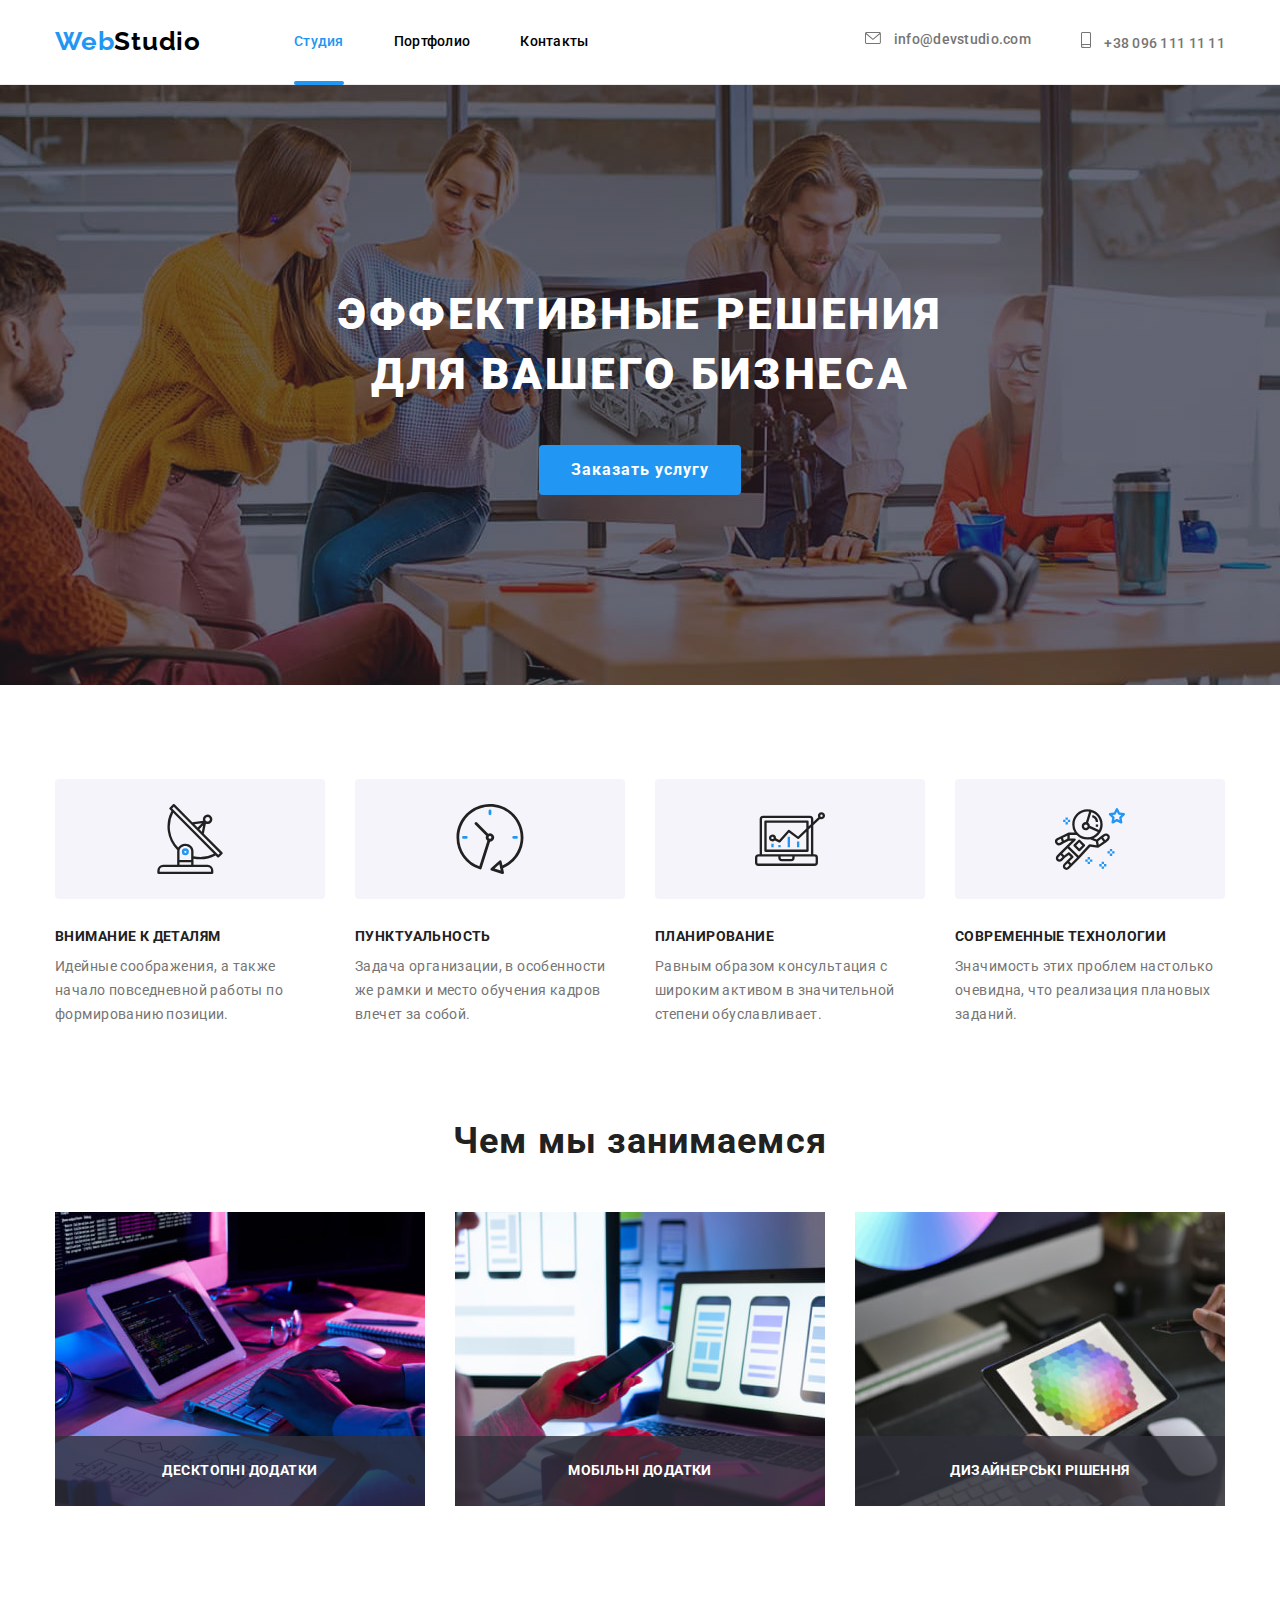
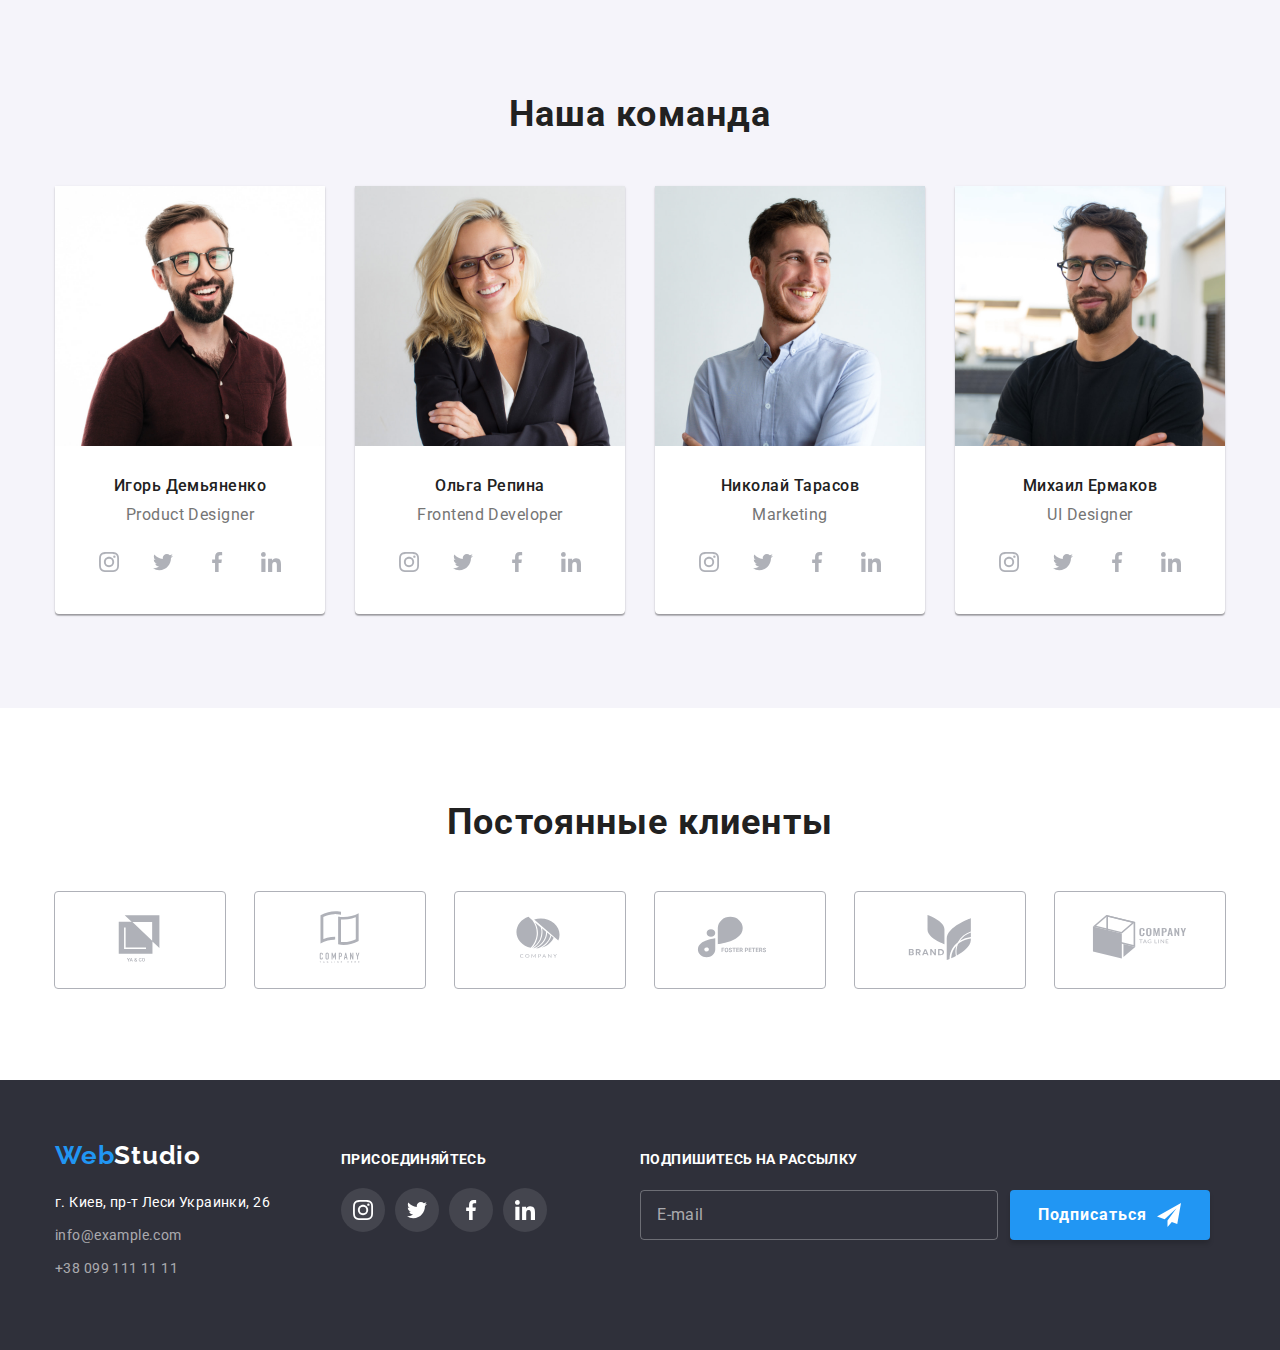
<file: index.html>
<!DOCTYPE html>
<html lang="ru">
  <head>
    <meta charset="UTF-8" />
    <meta http-equiv="X-UA-Compatible" content="IE=edge" />
    <meta name="viewport" content="width=device-width, initial-scale=1.0" />
    <!-- Fonts start -->
    <link rel="preconnect" href="https://fonts.googleapis.com" />
    <link rel="preconnect" href="https://fonts.gstatic.com" crossorigin />
    <link
      href="https://fonts.googleapis.com/css2?family=Raleway:wght@700&family=Roboto:wght@400;500;700;900&display=swap"
      rel="stylesheet"
    />
    <!-- Fonts end -->
    <!-- Normalize start -->
    <link
      rel="stylesheet"
      href="https://cdnjs.cloudflare.com/ajax/libs/modern-normalize/1.1.0/modern-normalize.min.css"
    />
    <!-- Normalize end -->
    <link rel="stylesheet" href="./css/main.min.css" />
    <title>WebStudio</title>
  </head>

  <body>
    <!-- page header -->
    <header class="page-header">
      <div class="container container--flex">
        <nav class="page-header__nav">
          <a href="./index.html" class="logo link">
            <p><span class="logo__span">Web</span>Studio</p>
          </a>
          <ul class="page-header__list list">
            <li class="page-header__item">
              <a href="" class="page-header__nav-pages page-header__nav-pages--current link"
                >Студия</a
              >
            </li>
            <li class="page-header__item">
              <a href="./portfolio.html" class="page-header__nav-pages link">Портфолио</a>
            </li>
            <li class="page-header__item">
              <a href="" class="page-header__nav-pages link">Контакты</a>
            </li>
          </ul>
        </nav>
        <ul class="page-header__contact-list list">
          <li class="page-header__contact-item">
            <a href="mailto:info@devstudio.com" class="page-header__socials link"
              ><svg class="page-header__icon" width="16" height="12">
                <use href="./projects-icon/icons.svg#envelope"></use>
              </svg>
              info@devstudio.com</a
            >
          </li>
          <li class="page-header__contact-item">
            <a href="tel:+380961111111" class="page-header__socials link"
              ><svg class="page-header__icon" width="10" height="16">
                <use href="./projects-icon/icons.svg#smartphone"></use>
              </svg>
              +38 096 111 11 11</a
            >
          </li>
        </ul>
      </div>
    </header>
    <main>
      <!-- hero section -->
      <section class="hero-section hero-overlay">
        <div class="container">
          <h1 class="hero-section__title">Эффективные решения для вашего бизнеса</h1>
          <button type="button" class="hero-section__btn" data-modal-open>Заказать услугу</button>
        </div>
      </section>
      <!-- advantage section -->
      <section class="advantage-section section">
        <div class="container">
          <!-- Заголовок h2 в этой секции будет логичным (скрытым) -->
          <h2 class="visually-hidden">Наши преимущества</h2>
          <ul class="advantage-section__list list">
            <li class="advantage-section__item">
              <div class="advantage-section__background">
                <svg width="70" height="70">
                  <use href="./projects-icon/icons.svg#antenna"></use>
                </svg>
              </div>
              <h3 class="advantage-section__title">Внимание к деталям</h3>
              <p class="advantage-section__description">
                Идейные соображения, а также начало повседневной работы по формированию позиции.
              </p>
            </li>
            <li class="advantage-section__item">
              <div class="advantage-section__background">
                <svg width="70" height="70">
                  <use href="./projects-icon/icons.svg#clock"></use>
                </svg>
              </div>
              <h3 class="advantage-section__title">Пунктуальность</h3>
              <p class="advantage-section__description">
                Задача организации, в особенности же рамки и место обучения кадров влечет за собой.
              </p>
            </li>
            <li class="advantage-section__item">
              <div class="advantage-section__background">
                <svg width="70" height="70">
                  <use href="./projects-icon/icons.svg#diagram"></use>
                </svg>
              </div>
              <h3 class="advantage-section__title">Планирование</h3>
              <p class="advantage-section__description">
                Равным образом консультация с широким активом в значительной степени обуславливает.
              </p>
            </li>
            <li class="advantage-section__item">
              <div class="advantage-section__background">
                <svg width="70" height="70">
                  <use href="./projects-icon/icons.svg#astronaut"></use>
                </svg>
              </div>
              <h3 class="advantage-section__title">Современные технологии</h3>
              <p class="advantage-section__description">
                Значимость этих проблем настолько очевидна, что реализация плановых заданий.
              </p>
            </li>
          </ul>
        </div>
      </section>
      <!-- doing section -->
      <section class="section-doing section">
        <div class="container">
          <h2 class="section-doing__title section-title">Чем мы занимаемся</h2>
          <ul class="section-doing__list list">
            <li class="section-doing__item">
              <img
                src="./images/img-3.jpg"
                alt="Телефон в руке и два монитора"
                width="370"
                height="294"
              />
              <div class="section-doing__overlay">
                <p class="section-doing__title-overlay">Десктопні додатки</p>
              </div>
            </li>
            <li class="section-doing__item">
              <img
                src="./images/img-1.jpg"
                alt="Планшет с графикой в руках"
                width="370"
                height="294"
              />
              <div class="section-doing__overlay">
                <p class="section-doing__title-overlay">Мобільні додатки</p>
              </div>
            </li>
            <li class="section-doing__item">
              <img
                src="./images/img-2.jpg"
                alt="Руки и стол разработчика"
                width="370"
                height="294"
              />
              <div class="section-doing__overlay">
                <p class="section-doing__title-overlay">Дизайнерські рішення</p>
              </div>
            </li>
          </ul>
        </div>
      </section>
      <!-- our team section -->
      <section class="section-team section">
        <div class="container">
          <h2 class="section-team__title section-title">Наша команда</h2>
          <ul class="section-team__list list">
            <li class="section-team__item">
              <img
                src="./images/ihor-demianenko.jpg"
                alt="Фотография Игоря"
                width="270"
                height="260"
              />
              <h3 class="section-team__member-title">Игорь Демьяненко</h3>
              <p lang="en" class="section-team__member-profession">Product Designer</p>
              <!-- social links -->
              <ul class="section-team__social-list list">
                <li class="section-team__social-item">
                  <a
                    href="https://www.instagram.com/"
                    class="section-team__link link"
                    target="_blank"
                    rel="noopener noreferrer"
                    aria-label="instagram"
                  >
                    <svg class="section-team__icon" width="20" height="20">
                      <use href="./projects-icon/icons.svg#instagram"></use>
                    </svg>
                  </a>
                </li>
                <li class="section-team__social-item">
                  <a
                    href="https://twitter.com/"
                    class="section-team__link link"
                    target="_blank"
                    rel="noopener noreferrer"
                    aria-label="twitter"
                  >
                    <svg class="section-team__icon" width="20" height="20">
                      <use href="./projects-icon/icons.svg#twitter"></use></svg
                  ></a>
                </li>
                <li class="section-team__social-item">
                  <a
                    href="https://facebook.com/"
                    class="section-team__link link"
                    target="_blank"
                    rel="noopener noreferrer"
                    aria-label="facebook"
                  >
                    <svg class="section-team__icon" width="20" height="20">
                      <use href="./projects-icon/icons.svg#facebook"></use></svg
                  ></a>
                </li>
                <li class="section-team__social-item">
                  <a
                    href="https://linkedin.com/"
                    class="section-team__link link"
                    target="_blank"
                    rel="noopener noreferrer"
                    aria-label="linkedin"
                  >
                    <svg class="section-team__icon" width="20" height="20">
                      <use href="./projects-icon/icons.svg#linkedin"></use></svg
                  ></a>
                </li>
              </ul>
            </li>
            <li class="section-team__item">
              <img src="./images/olha-repina.jpg" alt="Фотография Ольги" width="270" height="260" />
              <h3 class="section-team__member-title">Ольга Репина</h3>
              <p lang="en" class="section-team__member-profession">Frontend Developer</p>
              <!-- social links -->
              <ul class="section-team__social-list list">
                <li class="section-team__social-item">
                  <a
                    href="https://www.instagram.com/"
                    class="section-team__link link"
                    target="_blank"
                    rel="noopener noreferrer"
                    aria-label="instagram"
                  >
                    <svg class="section-team__icon" width="20" height="20">
                      <use href="./projects-icon/icons.svg#instagram"></use>
                    </svg>
                  </a>
                </li>
                <li class="section-team__social-item">
                  <a
                    href="https://twitter.com/"
                    class="section-team__link link"
                    target="_blank"
                    rel="noopener noreferrer"
                    aria-label="twitter"
                  >
                    <svg class="section-team__icon" width="20" height="20">
                      <use href="./projects-icon/icons.svg#twitter"></use></svg
                  ></a>
                </li>
                <li class="section-team__social-item">
                  <a
                    href="https://facebook.com/"
                    class="section-team__link link"
                    target="_blank"
                    rel="noopener noreferrer"
                    aria-label="facebook"
                  >
                    <svg class="section-team__icon" width="20" height="20">
                      <use href="./projects-icon/icons.svg#facebook"></use></svg
                  ></a>
                </li>
                <li class="section-team__social-item">
                  <a
                    href="https://linkedin.com/"
                    class="section-team__link link"
                    target="_blank"
                    rel="noopener noreferrer"
                    aria-label="linkedin"
                  >
                    <svg class="section-team__icon" width="20" height="20">
                      <use href="./projects-icon/icons.svg#linkedin"></use></svg
                  ></a>
                </li>
              </ul>
            </li>
            <li class="section-team__item">
              <img
                src="./images/nikolai-tarasov.jpg"
                alt="Фотография Николая"
                width="270"
                height="260"
              />
              <h3 class="section-team__member-title">Николай Тарасов</h3>
              <p lang="en" class="section-team__member-profession">Marketing</p>
              <!-- social links -->
              <ul class="section-team__social-list list">
                <li class="section-team__social-item">
                  <a
                    href="https://www.instagram.com/"
                    class="section-team__link link"
                    target="_blank"
                    rel="noopener noreferrer"
                    aria-label="instagram"
                  >
                    <svg class="section-team__icon" width="20" height="20">
                      <use href="./projects-icon/icons.svg#instagram"></use>
                    </svg>
                  </a>
                </li>
                <li class="section-team__social-item">
                  <a
                    href="https://twitter.com/"
                    class="section-team__link link"
                    target="_blank"
                    rel="noopener noreferrer"
                    aria-label="twitter"
                  >
                    <svg class="section-team__icon" width="20" height="20">
                      <use href="./projects-icon/icons.svg#twitter"></use></svg
                  ></a>
                </li>
                <li class="section-team__social-item">
                  <a
                    href="https://facebook.com/"
                    class="section-team__link link"
                    target="_blank"
                    rel="noopener noreferrer"
                    aria-label="facebook"
                  >
                    <svg class="section-team__icon" width="20" height="20">
                      <use href="./projects-icon/icons.svg#facebook"></use></svg
                  ></a>
                </li>
                <li class="section-team__social-item">
                  <a
                    href="https://linkedin.com/"
                    class="section-team__link link"
                    target="_blank"
                    rel="noopener noreferrer"
                    aria-label="linkedin"
                  >
                    <svg class="section-team__icon" width="20" height="20">
                      <use href="./projects-icon/icons.svg#linkedin"></use></svg
                  ></a>
                </li>
              </ul>
            </li>
            <li class="section-team__item">
              <img
                src="./images/mihail-ermakov.jpg"
                alt="Фотография Михаила"
                width="270"
                height="260"
              />
              <h3 class="section-team__member-title">Михаил Ермаков</h3>
              <p lang="en" class="section-team__member-profession">UI Designer</p>
              <!-- social links -->
              <ul class="section-team__social-list list">
                <li class="section-team__social-item">
                  <a
                    href="https://www.instagram.com/"
                    class="section-team__link link"
                    target="_blank"
                    rel="noopener noreferrer"
                    aria-label="instagram"
                  >
                    <svg class="section-team__icon" width="20" height="20">
                      <use href="./projects-icon/icons.svg#instagram"></use>
                    </svg>
                  </a>
                </li>
                <li class="section-team__social-item">
                  <a
                    href="https://twitter.com/"
                    class="section-team__link link"
                    target="_blank"
                    rel="noopener noreferrer"
                    aria-label="twitter"
                  >
                    <svg class="section-team__icon" width="20" height="20">
                      <use href="./projects-icon/icons.svg#twitter"></use></svg
                  ></a>
                </li>
                <li class="section-team__social-item">
                  <a
                    href="https://facebook.com/"
                    class="section-team__link link"
                    target="_blank"
                    rel="noopener noreferrer"
                    aria-label="facebook"
                  >
                    <svg class="section-team__icon" width="20" height="20">
                      <use href="./projects-icon/icons.svg#facebook"></use></svg
                  ></a>
                </li>
                <li class="section-team__social-item">
                  <a
                    href="https://linkedin.com/"
                    class="section-team__link link"
                    target="_blank"
                    rel="noopener noreferrer"
                    aria-label="linkedin"
                  >
                    <svg class="section-team__icon" width="20" height="20">
                      <use href="./projects-icon/icons.svg#linkedin"></use></svg
                  ></a>
                </li>
              </ul>
            </li>
          </ul>
        </div>
      </section>
      <!-- clients section -->
      <section class="clients-section section">
        <div class="container">
          <h2 class="clients-section__title section-title">Постоянные клиенты</h2>
          <ul class="clients-section__list list">
            <li class="clients-section__item">
              <a href="" class="clients-section__link">
                <svg class="clients-section__icon" width="106" height="60">
                  <use href="./projects-icon/icons.svg#logo-1"></use>
                </svg>
              </a>
            </li>
            <li class="clients-section__item">
              <a href="" class="clients-section__link"
                ><svg class="clients-section__icon" width="106" height="60">
                  <use href="./projects-icon/icons.svg#logo-2"></use></svg
              ></a>
            </li>
            <li class="clients-section__item">
              <a href="" class="clients-section__link"
                ><svg class="clients-section__icon" width="106" height="60">
                  <use href="./projects-icon/icons.svg#logo-3"></use></svg
              ></a>
            </li>
            <li class="clients-section__item">
              <a href="" class="clients-section__link"
                ><svg class="clients-section__icon" width="106" height="60">
                  <use href="./projects-icon/icons.svg#logo-4"></use></svg
              ></a>
            </li>
            <li class="clients-section__item">
              <a href="" class="clients-section__link"
                ><svg class="clients-section__icon" width="106" height="60">
                  <use href="./projects-icon/icons.svg#logo-5"></use></svg
              ></a>
            </li>
            <li class="clients-section__item">
              <a href="" class="clients-section__link"
                ><svg class="clients-section__icon" width="106" height="60">
                  <use href="./projects-icon/icons.svg#logo-6"></use></svg
              ></a>
            </li>
          </ul>
        </div>
      </section>
    </main>
    <!-- footer -->
    <footer class="page-footer">
      <div class="footer-container container">
        <div class="footer-container__adress">
          <a href="./index.html" class="page-footer__logo link">
            <p class="page-footer__logo"><span class="page-footer__logo-span">Web</span>Studio</p>
          </a>
          <address>
            <ul class="page-footer__list list">
              <li class="page-footer__item">
                <a
                  href="https://goo.gl/maps/yj2S7ksCqKv9v5Dx8"
                  target="_blank"
                  rel="noopener noreferrer"
                  class="footer-container__adress link"
                >
                  <p>г. Киев, пр-т Леси Украинки, 26</p>
                </a>
              </li>
              <li class="page-footer__item">
                <a href="mailto:info@example.com" class="page-footer__contact link"
                  >info@example.com</a
                >
              </li>
              <li class="page-footer__item">
                <a href="tel:+380991111111" class="page-footer__contact link">+38 099 111 11 11</a>
              </li>
            </ul>
          </address>
        </div>
        <!-- footer socials -->
        <div class="page-footer__social">
          <h2 class="page-footer__social-title">присоединяйтесь</h2>
          <ul class="page-footer__social-list list">
            <li class="page-footer__social-item">
              <a
                href="https://www.instagram.com/"
                class="page-footer__link link"
                target="_blank"
                rel="noopener noreferrer"
                aria-label="instagram"
                ><svg class="page-footer__icon" width="20" height="20">
                  <use href="./projects-icon/icons.svg#instagram"></use></svg
              ></a>
            </li>
            <li class="page-footer__social-item">
              <a
                href="https://www.twitter.com/"
                class="page-footer__link link"
                target="_blank"
                rel="noopener noreferrer"
                aria-label="twitter"
                ><svg class="page-footer__icon" width="20" height="20">
                  <use href="./projects-icon/icons.svg#twitter"></use></svg
              ></a>
            </li>
            <li class="page-footer__social-item">
              <a
                href="https://www.facebook.com/"
                class="page-footer__link link"
                target="_blank"
                rel="noopener noreferrer"
                aria-label="facebook"
                ><svg class="page-footer__icon" width="20" height="20">
                  <use href="./projects-icon/icons.svg#facebook"></use></svg
              ></a>
            </li>
            <li class="page-footer__social-item">
              <a
                href="https://www.linkedin.com/"
                class="page-footer__link link"
                target="_blank"
                rel="noopener noreferrer"
                aria-label="linkedin"
                ><svg class="page-footer__icon" width="20" height="20">
                  <use href="./projects-icon/icons.svg#linkedin"></use></svg
              ></a>
            </li>
          </ul>
        </div>
        <!-- footer subscribe -->
        <div class="page-footer__subscribe">
          <form class="page-footer__form">
            <div class="page-footer__wrapper">
              <strong class="page-footer__form-title">Подпишитесь на рассылку</strong>
              <input
                name="user-email"
                class="page-footer__input"
                type="email"
                placeholder="E-mail"
              />
            </div>
            <button class="page-footer__btn" type="submit">
              <span>Подписаться</span>
              <svg class="page-footer__form-icon" width="24px" height="24px">
                <use href="./projects-icon/icons.svg#icon-send"></use>
              </svg>
            </button>
          </form>
        </div>
      </div>
    </footer>
    <!-- modal window -->
    <div class="backdrop is-hidden" data-modal>
      <div class="modal">
        <form class="modal__form">
          <strong class="modal__title">Оставьте свои данные, мы вам перезвоним</strong>
          <label class="modal__label">
            <span class="modal__description">Имя</span>
            <input name="user-name" class="modal__reg" type="text" />
            <svg class="modal__icon" width="18px" height="18px">
              <use href="./projects-icon/icons.svg#modal-person"></use></svg
          ></label>
          <label class="modal__label"
            ><span class="modal__description">Телефон</span>
            <input name="user-phone" class="modal__reg" type="tel" />
            <svg class="modal__icon" width="18px" height="18px">
              <use href="./projects-icon/icons.svg#modal-phone"></use></svg
          ></label>
          <label class="modal__label"
            ><span class="modal__description">Почта</span>
            <input name="user-mail" class="modal__reg" type="email" />
            <svg class="modal__icon" width="18px" height="18px">
              <use href="./projects-icon/icons.svg#modal-email"></use></svg
          ></label>
          <label class="modal__label-textarea"
            ><span class="modal__textarea-description">Комментарий</span>
            <textarea class="modal__textarea" placeholder="Введите текст"></textarea>
          </label>
          <label class="modal__policy"
            ><input name="policy" class="modal__checkbox" type="checkbox" /><span
              class="modal__checkbox-icon"
            ></span>
            <span class="modal__policy-desc"
              >Соглашаюсь с рассылкой и принимаю
              <a class="modal__link" href="">Условия договора</a></span
            >
          </label>
          <button class="modal__btn" type="submit">Отправить</button>
        </form>
        <button class="modal__btn-close" data-modal-close>
          <svg class="modal__icon-btn" width="18px" height="18px">
            <use href="./projects-icon/icons.svg#icon-close"></use>
          </svg>
        </button>
      </div>
    </div>
    <script src="./js/modal.js"></script>
  </body>
</html>
</file>
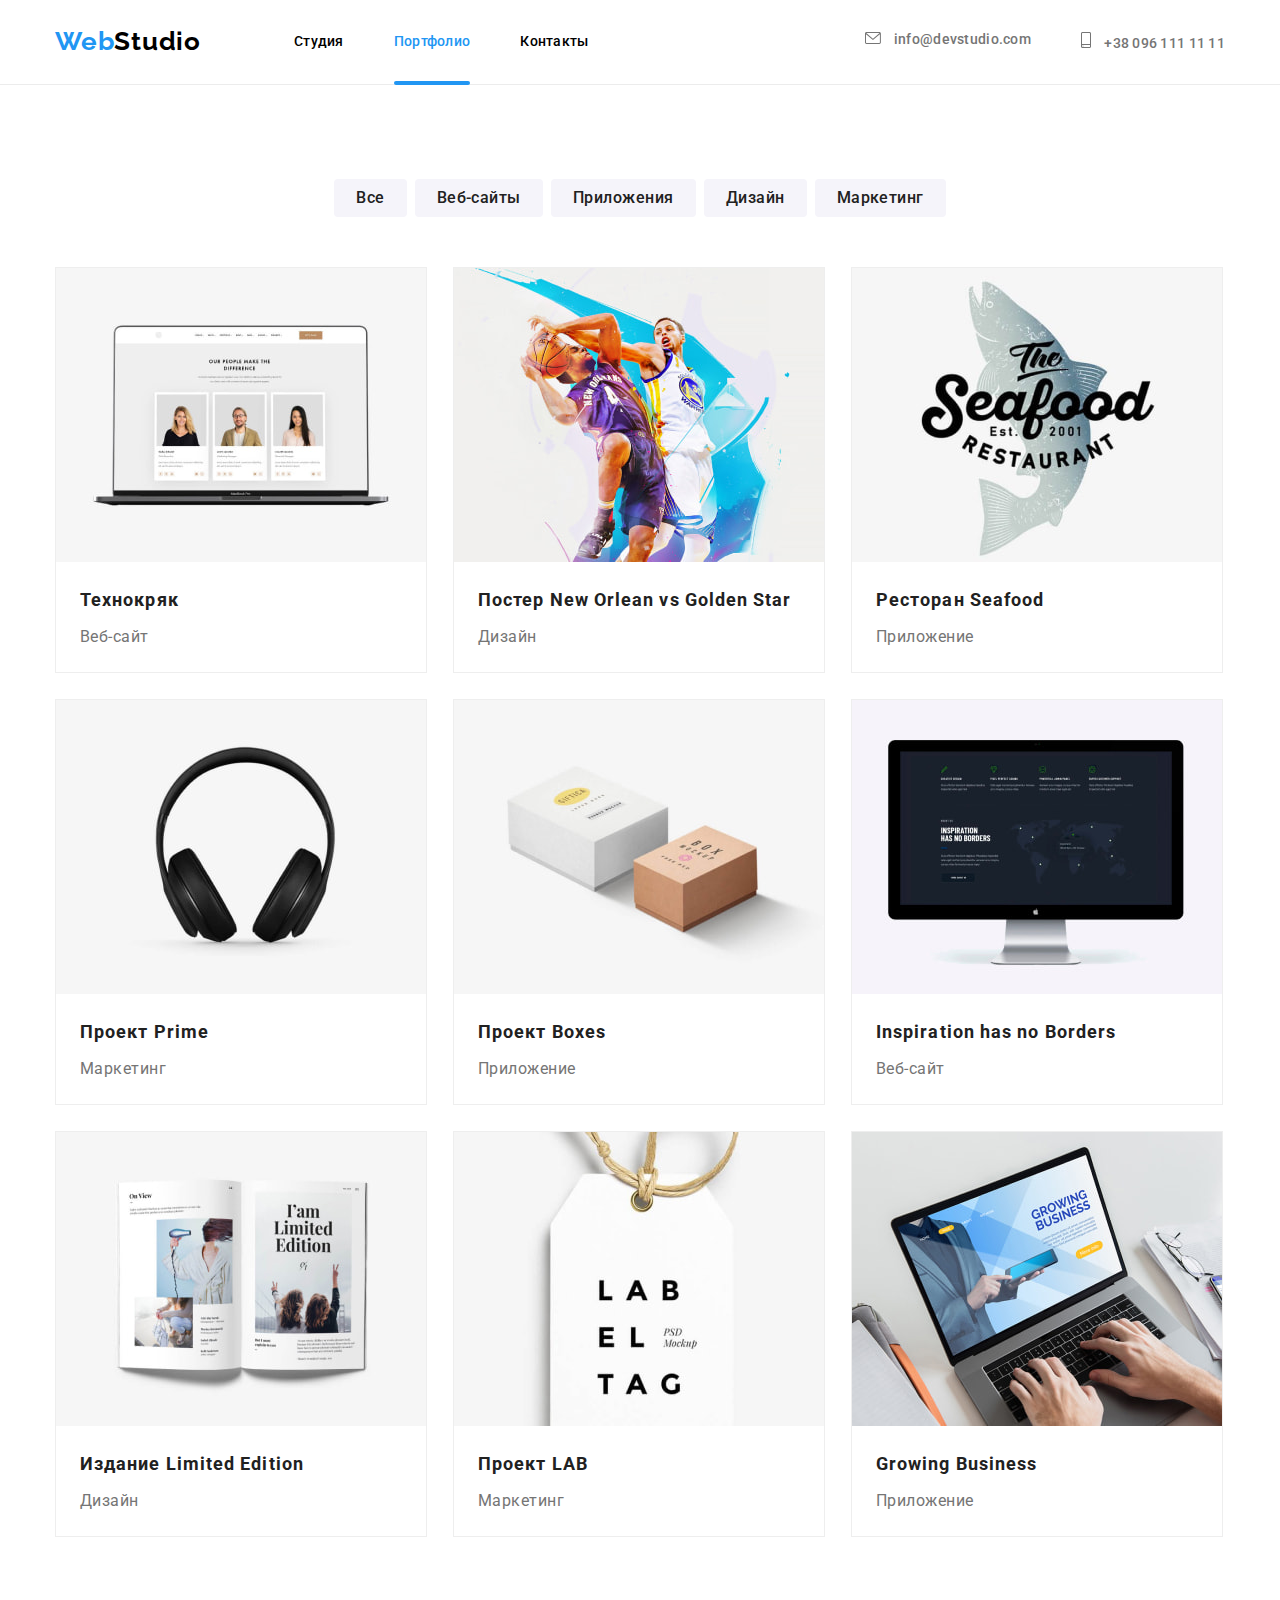
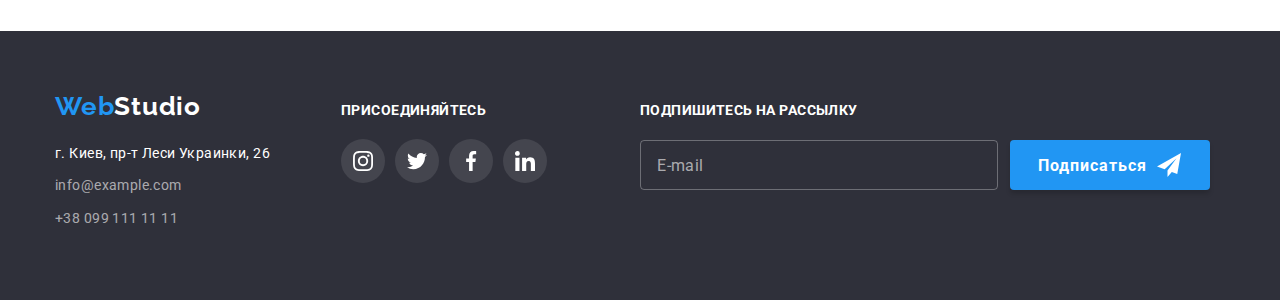
<file: portfolio.html>
<!DOCTYPE html>
<html lang="ru">
  <head>
    <meta charset="UTF-8" />
    <meta http-equiv="X-UA-Compatible" content="IE=edge" />
    <meta name="viewport" content="width=device-width, initial-scale=1.0" />
    <!-- Fonts start -->
    <link rel="preconnect" href="https://fonts.googleapis.com" />
    <link rel="preconnect" href="https://fonts.gstatic.com" crossorigin />
    <link
      href="https://fonts.googleapis.com/css2?family=Raleway:wght@700&family=Roboto:wght@400;500;700;900&display=swap"
      rel="stylesheet"
    />
    <!-- Fonts end -->
    <!-- Normalize start -->
    <link
      rel="stylesheet"
      href="https://cdnjs.cloudflare.com/ajax/libs/modern-normalize/1.1.0/modern-normalize.min.css"
    />
    <!-- Normalize end -->
    <link rel="stylesheet" href="./css/main.min.css" />
    <title>WebStudio</title>
  </head>
  <body>
    <!-- page header -->
    <header class="page-header">
      <div class="container container--flex">
        <nav class="page-header__nav">
          <a href="./index.html" class="logo link">
            <p><span class="logo__span">Web</span>Studio</p>
          </a>
          <ul class="page-header__list list">
            <li class="page-header__item">
              <a href="./index.html" class="page-header__nav-pages link">Студия</a>
            </li>
            <li class="page-header__item">
              <a
                href="./portfolio.html"
                class="page-header__nav-pages page-header__nav-pages--current link"
                >Портфолио</a
              >
            </li>
            <li class="page-header__item">
              <a href="" class="page-header__nav-pages link">Контакты</a>
            </li>
          </ul>
        </nav>
        <ul class="page-header__contact-list list">
          <li class="page-header__contact-item">
            <a href="mailto:info@devstudio.com" class="page-header__socials link"
              ><svg class="page-header__icon" width="16" height="12">
                <use href="./projects-icon/icons.svg#envelope"></use>
              </svg>
              info@devstudio.com</a
            >
          </li>
          <li class="page-header__contact-item">
            <a href="tel:+380961111111" class="page-header__socials link"
              ><svg class="page-header__icon" width="10" height="16">
                <use href="./projects-icon/icons.svg#smartphone"></use>
              </svg>
              +38 096 111 11 11</a
            >
          </li>
        </ul>
      </div>
    </header>
    <main>
      <section class="card-set section">
        <div class="container">
          <h1 class="visually-hidden">Портфолио</h1>
          <ul class="card-set__list-button list">
            <li class="card-set__list-item">
              <button type="button" class="card-set__button">Все</button>
            </li>
            <li class="card-set__list-item">
              <button type="button" class="card-set__button">Веб-сайты</button>
            </li>
            <li class="card-set__list-item">
              <button type="button" class="card-set__button">Приложения</button>
            </li>
            <li class="card-set__list-item">
              <button type="button" class="card-set__button">Дизайн</button>
            </li>
            <li class="card-set__list-item">
              <button type="button" class="card-set__button">Маркетинг</button>
            </li>
          </ul>
          <ul class="card-set__projects-list list">
            <li class="card-set__item">
              <a href="" class="card-set__overlay link">
                <div class="card-set__img">
                  <img
                    src="./images/project-crack.jpg"
                    alt="Ноутбук с сайтом"
                    width="370"
                    height="294"
                  />
                  <div class="card-set__overlay-wrapper">
                    <p class="card-set__overlay-text">
                      Ресурс пропонує комплексні пропозиції з різним рівнем функціоналу та сервісів.
                      Все це дозволить відвідувачу отримати вичерпні відомості про компанію чи
                      приватну особу.
                    </p>
                  </div>
                </div>
                <div class="card-set__desc-wrapper">
                  <h2 class="card-set__title">Технокряк</h2>
                  <p class="card-set__description">Веб-сайт</p>
                </div>
              </a>
            </li>
            <li class="card-set__item">
              <a href="" class="card-set__overlay link">
                <div class="card-set__img">
                  <img
                    src="./images/no-vs-gs.jpg"
                    alt="Два баскетболиста"
                    width="370"
                    height="294"
                  />
                  <div class="card-set__overlay-wrapper">
                    <p class="card-set__overlay-text">
                      Ресурс пропонує комплексні пропозиції з різним рівнем функціоналу та сервісів.
                      Все це дозволить відвідувачу отримати вичерпні відомості про компанію чи
                      приватну особу.
                    </p>
                  </div>
                </div>
                <div class="card-set__desc-wrapper">
                  <h2 class="card-set__title">Постер New Orlean vs Golden Star</h2>
                  <p class="card-set__description">Дизайн</p>
                </div>
              </a>
            </li>
            <li class="card-set__item">
              <a href="" class="card-set__overlay link">
                <div class="card-set__img">
                  <img
                    src="./images/seafood.jpg"
                    alt="Логотип ресторана"
                    width="370"
                    height="294"
                  />
                  <div class="card-set__overlay-wrapper">
                    <p class="card-set__overlay-text">
                      Ресурс пропонує комплексні пропозиції з різним рівнем функціоналу та сервісів.
                      Все це дозволить відвідувачу отримати вичерпні відомості про компанію чи
                      приватну особу.
                    </p>
                  </div>
                </div>
                <div class="card-set__desc-wrapper">
                  <h2 class="card-set__title">Ресторан Seafood</h2>
                  <p class="card-set__description">Приложение</p>
                </div>
              </a>
            </li>
            <li class="card-set__item">
              <a href="" class="card-set__overlay link">
                <div class="card-set__img">
                  <img src="./images/pr-prime.jpg" alt="Наушники" width="370" height="294" />
                  <div class="card-set__overlay-wrapper">
                    <p class="card-set__overlay-text">
                      Ресурс пропонує комплексні пропозиції з різним рівнем функціоналу та сервісів.
                      Все це дозволить відвідувачу отримати вичерпні відомості про компанію чи
                      приватну особу.
                    </p>
                  </div>
                </div>
                <div class="card-set__desc-wrapper">
                  <h2 class="card-set__title">Проект Prime</h2>
                  <p class="card-set__description">Маркетинг</p>
                </div>
              </a>
            </li>
            <li class="card-set__item">
              <a href="" class="card-set__overlay link">
                <div class="card-set__img">
                  <img src="./images/pr-boxes.jpg" width="370" height="294" alt="Две коробки" />
                  <div class="card-set__overlay-wrapper">
                    <p class="card-set__overlay-text">
                      Ресурс пропонує комплексні пропозиції з різним рівнем функціоналу та сервісів.
                      Все це дозволить відвідувачу отримати вичерпні відомості про компанію чи
                      приватну особу.
                    </p>
                  </div>
                </div>
                <div class="card-set__desc-wrapper">
                  <h2 class="card-set__title">Проект Boxes</h2>
                  <p class="card-set__description">Приложение</p>
                </div>
              </a>
            </li>
            <li class="card-set__item">
              <a href="" class="card-set__overlay link">
                <div class="card-set__img">
                  <img
                    src="./images/no-borders.jpg"
                    alt="Монитор и сайт"
                    width="370"
                    height="294"
                  />
                  <div class="card-set__overlay-wrapper">
                    <p class="card-set__overlay-text">
                      Ресурс пропонує комплексні пропозиції з різним рівнем функціоналу та сервісів.
                      Все це дозволить відвідувачу отримати вичерпні відомості про компанію чи
                      приватну особу.
                    </p>
                  </div>
                </div>
                <div class="card-set__desc-wrapper">
                  <h2 class="card-set__title">Inspiration has no Borders</h2>
                  <p class="card-set__description">Веб-сайт</p>
                </div>
              </a>
            </li>
            <li class="card-set__item">
              <a href="" class="card-set__overlay link">
                <div class="card-set__img">
                  <img
                    src="./images/limit-edit.jpg"
                    alt="Развёрнутый журнал"
                    width="370"
                    height="294"
                  />
                  <div class="card-set__overlay-wrapper">
                    <p class="card-set__overlay-text">
                      Ресурс пропонує комплексні пропозиції з різним рівнем функціоналу та сервісів.
                      Все це дозволить відвідувачу отримати вичерпні відомості про компанію чи
                      приватну особу.
                    </p>
                  </div>
                </div>
                <div class="card-set__desc-wrapper">
                  <h2 class="card-set__title">Издание Limited Edition</h2>
                  <p class="card-set__description">Дизайн</p>
                </div>
              </a>
            </li>
            <li class="card-set__item">
              <a href="" class="card-set__overlay link">
                <div class="card-set__img">
                  <img
                    src="./images/pr-lab.jpg"
                    alt="Бирка с названием проекта"
                    width="370"
                    height="294"
                  />
                  <div class="card-set__overlay-wrapper">
                    <p class="card-set__overlay-text">
                      Ресурс пропонує комплексні пропозиції з різним рівнем функціоналу та сервісів.
                      Все це дозволить відвідувачу отримати вичерпні відомості про компанію чи
                      приватну особу.
                    </p>
                  </div>
                </div>
                <div class="card-set__desc-wrapper">
                  <h2 class="card-set__title">Проект LAB</h2>
                  <p class="card-set__description">Маркетинг</p>
                </div>
              </a>
            </li>
            <li class="card-set__item">
              <a href="" class="card-set__overlay link">
                <div class="card-set__img">
                  <img
                    src="./images/grw-busnes.jpg"
                    alt="Ноутбук и руки"
                    width="370"
                    height="294"
                  />
                  <div class="card-set__overlay-wrapper">
                    <p class="card-set__overlay-text">
                      Ресурс пропонує комплексні пропозиції з різним рівнем функціоналу та сервісів.
                      Все це дозволить відвідувачу отримати вичерпні відомості про компанію чи
                      приватну особу.
                    </p>
                  </div>
                </div>
                <div class="card-set__desc-wrapper">
                  <h2 class="card-set__title">Growing Business</h2>
                  <p class="card-set__description">Приложение</p>
                </div>
              </a>
            </li>
          </ul>
        </div>
      </section>
    </main>
    <!-- footer -->
    <footer class="page-footer">
      <div class="footer-container container">
        <div class="footer-container__adress">
          <a href="./index.html" class="page-footer__logo link">
            <p class="page-footer__logo"><span class="page-footer__logo-span">Web</span>Studio</p>
          </a>
          <address>
            <ul class="page-footer__list list">
              <li class="page-footer__item">
                <a
                  href="https://goo.gl/maps/yj2S7ksCqKv9v5Dx8"
                  target="_blank"
                  rel="noopener noreferrer"
                  class="footer-container__adress link"
                >
                  <p>г. Киев, пр-т Леси Украинки, 26</p>
                </a>
              </li>
              <li class="page-footer__item">
                <a href="mailto:info@example.com" class="page-footer__contact link"
                  >info@example.com</a
                >
              </li>
              <li class="page-footer__item">
                <a href="tel:+380991111111" class="page-footer__contact link">+38 099 111 11 11</a>
              </li>
            </ul>
          </address>
        </div>
        <!-- footer socials -->
        <div class="page-footer__social">
          <h2 class="page-footer__social-title">присоединяйтесь</h2>
          <ul class="page-footer__social-list list">
            <li class="page-footer__social-item">
              <a
                href="https://www.instagram.com/"
                class="page-footer__link link"
                target="_blank"
                rel="noopener noreferrer"
                aria-label="instagram"
                ><svg class="page-footer__icon" width="20" height="20">
                  <use href="./projects-icon/icons.svg#instagram"></use></svg
              ></a>
            </li>
            <li class="page-footer__social-item">
              <a
                href="https://www.twitter.com/"
                class="page-footer__link link"
                target="_blank"
                rel="noopener noreferrer"
                aria-label="twitter"
                ><svg class="page-footer__icon" width="20" height="20">
                  <use href="./projects-icon/icons.svg#twitter"></use></svg
              ></a>
            </li>
            <li class="page-footer__social-item">
              <a
                href="https://www.facebook.com/"
                class="page-footer__link link"
                target="_blank"
                rel="noopener noreferrer"
                aria-label="facebook"
                ><svg class="page-footer__icon" width="20" height="20">
                  <use href="./projects-icon/icons.svg#facebook"></use></svg
              ></a>
            </li>
            <li class="page-footer__social-item">
              <a
                href="https://www.linkedin.com/"
                class="page-footer__link link"
                target="_blank"
                rel="noopener noreferrer"
                aria-label="linkedin"
                ><svg class="page-footer__icon" width="20" height="20">
                  <use href="./projects-icon/icons.svg#linkedin"></use></svg
              ></a>
            </li>
          </ul>
        </div>
        <!-- footer subscribe -->
        <div class="page-footer__subscribe">
          <form class="page-footer__form">
            <div class="page-footer__wrapper">
              <strong class="page-footer__form-title">Подпишитесь на рассылку</strong>
              <input
                name="user-email"
                class="page-footer__input"
                type="email"
                placeholder="E-mail"
              />
            </div>
            <button class="page-footer__btn" type="submit">
              <span>Подписаться</span>
              <svg class="page-footer__form-icon" width="24px" height="24px">
                <use href="./projects-icon/icons.svg#icon-send"></use>
              </svg>
            </button>
          </form>
        </div>
      </div>
    </footer>
  </body>
</html>
</file>
<file: css/main.min.css>
:root{--main-font: "Roboto", sans-serif;--secondary-font: "Raleway", sans-serif;--primary-color: #212121;--secondary-color: #757575;--accent-color: #2196f3;--default-black: #000000;--default-white: #ffffff;--button-hover: #188ce8;--logo-color: #afb1b8;--background-color: #2f303a;--background-color-team: #f5f4fa}.visually-hidden{position:absolute;width:1px;height:1px;margin:-1px;border:0;padding:0;white-space:nowrap;-webkit-clip-path:inset(100%);clip-path:inset(100%);clip:rect(0 0 0 0);overflow:hidden}body{font-family:var(--main-font);color:var(--primary-text-color)}.link{text-decoration:none;color:currentColor}.list{padding:0;margin:0;list-style:none}h1,h2,h3,h4,h5,h6,p{margin:0;padding:0%}img{display:block}.section-title{font-weight:700;font-size:36px;line-height:1.16;text-align:center;letter-spacing:.03em;color:var(--primary-color);margin:0;margin-bottom:50px}.container{width:1200px;margin-left:auto;margin-right:auto;padding-left:15px;padding-right:15px}.container--flex{display:-webkit-box;display:-ms-flexbox;display:flex;-webkit-box-align:center;-ms-flex-align:center;align-items:center}.section{padding-top:94px;padding-bottom:94px}.logo{font-family:"Raleway",sans-serif;font-weight:700;font-size:26px;line-height:31px;letter-spacing:.03em;color:var(--default-black)}.logo__span{color:var(--accent-color)}.hero-section__btn{font-family:inherit;background-color:var(--accent-color);border:none;cursor:pointer;padding:10px 32px;font-weight:700;font-size:16px;line-height:1.87;letter-spacing:.06em;color:var(--default-white);border-radius:4px;-webkit-transition:background-color 250ms cubic-bezier(0.4, 0, 0.2, 1);transition:background-color 250ms cubic-bezier(0.4, 0, 0.2, 1)}.hero-section__btn:hover,.hero-section__btn:focus{background-color:var(--button-hover)}.section-team__social-list{display:-webkit-box;display:-ms-flexbox;display:flex;-webkit-box-align:center;-ms-flex-align:center;align-items:center;-webkit-box-pack:center;-ms-flex-pack:center;justify-content:center;gap:10px}.section-team__link{display:-webkit-box;display:-ms-flexbox;display:flex;-webkit-box-align:center;-ms-flex-align:center;align-items:center;-webkit-box-pack:center;-ms-flex-pack:center;justify-content:center;width:44px;height:44px;border-radius:50%;background-color:var(--default-white);-webkit-transition:background-color 250ms cubic-bezier(0.4, 0, 0.2, 1);transition:background-color 250ms cubic-bezier(0.4, 0, 0.2, 1)}.section-team__link:hover,.section-team__link:focus{background-color:var(--accent-color)}.section-team__icon{fill:var(--logo-color);-webkit-transition:fill 250ms cubic-bezier(0.4, 0, 0.2, 1);transition:fill 250ms cubic-bezier(0.4, 0, 0.2, 1)}.section-team__link:hover .section-team__icon,.section-team__link:focus .section-team__icon{fill:var(--default-white)}.page-footer__social{margin-left:71px}.page-footer__icon{fill:var(--default-white)}.page-footer__social{margin-left:71px}.page-footer__social-title{text-align:left;margin-bottom:20px;color:var(--default-white);font-weight:700;font-size:14px;line-height:1.14;letter-spacing:.03em;text-transform:uppercase}.page-footer__social-list{display:-webkit-box;display:-ms-flexbox;display:flex;-webkit-box-align:center;-ms-flex-align:center;align-items:center;-webkit-box-pack:center;-ms-flex-pack:center;justify-content:center;gap:10px}.page-footer__link{display:-webkit-box;display:-ms-flexbox;display:flex;-webkit-box-align:center;-ms-flex-align:center;align-items:center;-webkit-box-pack:center;-ms-flex-pack:center;justify-content:center;background-color:rgba(255,255,255,.1);width:44px;height:44px;border-radius:50%;-webkit-transition:background-color 250ms cubic-bezier(0.4, 0, 0.2, 1);transition:background-color 250ms cubic-bezier(0.4, 0, 0.2, 1)}.page-footer__link:hover,.page-footer__link:focus{background-color:var(--accent-color)}.page-footer__subscribe{margin-left:93px}.page-footer__form{display:-webkit-box;display:-ms-flexbox;display:flex;-webkit-box-align:end;-ms-flex-align:end;align-items:flex-end}.page-footer__form-title{font-style:normal;font-size:14px;line-height:1.42;letter-spacing:.03em;text-transform:uppercase;margin-bottom:20px;color:var(--default-white)}.page-footer__form-icon{fill:var(--default-white);margin-left:10px}.page-footer__wrapper{display:-webkit-box;display:-ms-flexbox;display:flex;-webkit-box-align:start;-ms-flex-align:start;align-items:flex-start;-webkit-box-pack:center;-ms-flex-pack:center;justify-content:center;-webkit-box-orient:vertical;-webkit-box-direction:normal;-ms-flex-direction:column;flex-direction:column;align-items:flex-start;margin-right:12px}.page-footer__input{width:358px;height:50px;border:1px solid rgba(255,255,255,.3);border-radius:4px;background-color:rgba(0,0,0,0);padding:16px;color:var(--default-white);-webkit-transition:border-color 250ms cubic-bezier(0.4, 0, 0.2, 1);transition:border-color 250ms cubic-bezier(0.4, 0, 0.2, 1)}.page-footer__input:hover,.page-footer__input:focus{outline:none;border-color:var(--accent-color)}.page-footer__input::-webkit-input-placeholder{font-weight:400;font-size:16px;line-height:1.25px;letter-spacing:.03em;color:rgba(255,255,255,.6)}.page-footer__input::-moz-placeholder{font-weight:400;font-size:16px;line-height:1.25px;letter-spacing:.03em;color:rgba(255,255,255,.6)}.page-footer__input:-ms-input-placeholder{font-weight:400;font-size:16px;line-height:1.25px;letter-spacing:.03em;color:rgba(255,255,255,.6)}.page-footer__input::-ms-input-placeholder{font-weight:400;font-size:16px;line-height:1.25px;letter-spacing:.03em;color:rgba(255,255,255,.6)}.page-footer__input::placeholder{font-weight:400;font-size:16px;line-height:1.25px;letter-spacing:.03em;color:rgba(255,255,255,.6)}.page-footer__btn{display:-webkit-box;display:-ms-flexbox;display:flex;-webkit-box-align:center;-ms-flex-align:center;align-items:center;font-weight:700;width:200px;height:50px;padding:10px 28px;border:none;border-radius:4px;cursor:pointer;font-size:16px;line-height:1.87;letter-spacing:.06em;color:#fff;background-color:var(--accent-color);-webkit-box-shadow:0px 4px 4px rgba(0,0,0,.15);box-shadow:0px 4px 4px rgba(0,0,0,.15);-webkit-transition:background-color 250ms cubic-bezier(0.4, 0, 0.2, 1);transition:background-color 250ms cubic-bezier(0.4, 0, 0.2, 1)}.page-footer__btn:hover,.page-footer__btn:focus{background-color:var(--button-hover);-webkit-box-shadow:0px 4px 4px rgba(0,0,0,.15);box-shadow:0px 4px 4px rgba(0,0,0,.15)}.card-set__button{border-radius:4px;padding:6px 22px;border:none}.card-set__list-button{display:-webkit-box;display:-ms-flexbox;display:flex;margin-bottom:50px;-webkit-box-pack:center;-ms-flex-pack:center;justify-content:center}.card-set__list-item:not(:last-child){margin-right:8px}.card-set__button{font-family:"Roboto",sans-serif;font-weight:500;font-size:16px;line-height:1.62;letter-spacing:.03em;cursor:pointer;color:var(--primary-color);background-color:var(--background-color-team);-webkit-transition:color 250ms cubic-bezier(0.4, 0, 0.2, 1),background-color 250ms cubic-bezier(0.4, 0, 0.2, 1),-webkit-box-shadow 250ms cubic-bezier(0.4, 0, 0.2, 1);transition:color 250ms cubic-bezier(0.4, 0, 0.2, 1),background-color 250ms cubic-bezier(0.4, 0, 0.2, 1),-webkit-box-shadow 250ms cubic-bezier(0.4, 0, 0.2, 1);transition:color 250ms cubic-bezier(0.4, 0, 0.2, 1),background-color 250ms cubic-bezier(0.4, 0, 0.2, 1),box-shadow 250ms cubic-bezier(0.4, 0, 0.2, 1);transition:color 250ms cubic-bezier(0.4, 0, 0.2, 1),background-color 250ms cubic-bezier(0.4, 0, 0.2, 1),box-shadow 250ms cubic-bezier(0.4, 0, 0.2, 1),-webkit-box-shadow 250ms cubic-bezier(0.4, 0, 0.2, 1)}.card-set__button:hover,.card-set__button:focus{background-color:var(--accent-color);color:var(--default-white);-webkit-box-shadow:0px 3px 1px rgba(0,0,0,.1),0px 1px 2px rgba(0,0,0,.08),0px 2px 2px rgba(0,0,0,.12);box-shadow:0px 3px 1px rgba(0,0,0,.1),0px 1px 2px rgba(0,0,0,.08),0px 2px 2px rgba(0,0,0,.12)}.modal{position:absolute;top:50%;left:50%;-webkit-transform:translate(-50%, -50%);transform:translate(-50%, -50%);width:528px;height:581px;background-color:var(--default-white);border-radius:4px;-webkit-box-shadow:0px 1px 3px rgba(0,0,0,.12),0px 1px 1px rgba(0,0,0,.14),0px 2px 1px rgba(0,0,0,.2);box-shadow:0px 1px 3px rgba(0,0,0,.12),0px 1px 1px rgba(0,0,0,.14),0px 2px 1px rgba(0,0,0,.2)}.backdrop{position:fixed;top:0;left:0;width:100%;height:100%;background-color:rgba(0,0,0,.2)}.backdrop.is-hidden{visibility:hidden;opacity:0;pointer-events:none}.modal__form{padding:40px 39px}.modal__title{display:block;font-weight:700px;font-size:20px;text-align:center;line-height:1.15;letter-spacing:.03em;color:var(--primary-color);margin-bottom:12px}.modal__label{position:relative;display:-webkit-box;display:-ms-flexbox;display:flex;-webkit-box-pack:center;-ms-flex-pack:center;justify-content:center;-webkit-box-orient:vertical;-webkit-box-direction:normal;-ms-flex-direction:column;flex-direction:column;margin-bottom:10px}.modal__description{margin-bottom:4px;font-weight:400;font-size:12px;line-height:1.16;letter-spacing:.01em;color:var(--secondary-color)}.modal__policy{display:block;margin-bottom:30px}.modal__policy{display:-webkit-box;display:-ms-flexbox;display:flex;-webkit-box-pack:center;-ms-flex-pack:center;justify-content:center;-webkit-box-align:center;-ms-flex-align:center;align-items:center}.modal__link{color:#2196f3;text-decoration:underline}.modal__btn-close{display:-webkit-box;display:-ms-flexbox;display:flex;-webkit-box-align:center;-ms-flex-align:center;align-items:center;-webkit-box-pack:center;-ms-flex-pack:center;justify-content:center;position:absolute;top:8px;right:8px;width:30px;height:30px;cursor:pointer;padding:0;border:1px solid rgba(0,0,0,.1);border-radius:50%;background-color:rgba(0,0,0,0)}.modal__btn-close:hover>.modal__icon-btn,.modal__btn-close:focus>.modal__icon-btn{fill:var(--accent-color)}.modal__reg{height:40px;border-radius:4px;border:1px solid rgba(33,33,33,.2);padding-left:42px;-webkit-transition:border-color 250ms cubic-bezier(0.4, 0, 0.2, 1);transition:border-color 250ms cubic-bezier(0.4, 0, 0.2, 1)}.modal__reg:hover{border-color:var(--accent-color)}.modal__reg:focus{outline:none;border-color:var(--accent-color)}.modal__icon{position:absolute;left:15px;bottom:11px;margin-right:15px;color:var(--primary-color);-webkit-transition:fill 250ms cubic-bezier(0.4, 0, 0.2, 1);transition:fill 250ms cubic-bezier(0.4, 0, 0.2, 1)}.modal__icon-btn{-webkit-transition:fill 250ms cubic-bezier(0.4, 0, 0.2, 1);transition:fill 250ms cubic-bezier(0.4, 0, 0.2, 1)}.modal__reg:hover+.modal__icon,.modal__reg:focus+.modal__icon{fill:var(--accent-color)}.modal__textarea{width:448px;height:116px;border:1px solid rgba(33,33,33,.2);border-radius:4px;resize:none;-webkit-transition:border-color 250ms cubic-bezier(0.4, 0, 0.2, 1);transition:border-color 250ms cubic-bezier(0.4, 0, 0.2, 1);display:block;margin-bottom:20px}.modal__textarea:hover{border-color:var(--accent-color)}.modal__textarea:focus{border-color:var(--accent-color);outline:none}.modal__textarea::-webkit-input-placeholder{font-size:14px;line-height:1.14;letter-spacing:.01em;padding-left:16px;padding-top:8px;color:rgba(117,117,117,.5)}.modal__textarea::-moz-placeholder{font-size:14px;line-height:1.14;letter-spacing:.01em;padding-left:16px;padding-top:8px;color:rgba(117,117,117,.5)}.modal__textarea:-ms-input-placeholder{font-size:14px;line-height:1.14;letter-spacing:.01em;padding-left:16px;padding-top:8px;color:rgba(117,117,117,.5)}.modal__textarea::-ms-input-placeholder{font-size:14px;line-height:1.14;letter-spacing:.01em;padding-left:16px;padding-top:8px;color:rgba(117,117,117,.5)}.modal__textarea::placeholder{font-size:14px;line-height:1.14;letter-spacing:.01em;padding-left:16px;padding-top:8px;color:rgba(117,117,117,.5)}.modal__textarea-description{display:block;margin-bottom:8px;font-weight:400;font-size:12px;line-height:1.16;letter-spacing:.01em;color:var(--secondary-color)}.modal__policy-desc{-webkit-user-select:none;-moz-user-select:none;-ms-user-select:none;user-select:none;font-size:14px;line-height:1.71;letter-spacing:.03em;color:var(--secondary-color)}.modal__checkbox{position:absolute;width:1px;height:1px;margin:-1px;border:0;padding:0;white-space:nowrap;-webkit-clip-path:inset(100%);clip-path:inset(100%);clip:rect(0 0 0 0);overflow:hidden}.modal__checkbox:checked+.modal__checkbox-icon{background-origin:border-box;border-color:var(--accent-color);background-color:var(--accent-color);background-image:url(../projects-icon/check.svg)}.modal__checkbox-icon{width:16px;height:15px;display:inline-block;border:2px solid var(--primary-color);border-radius:2px;margin-right:9px}.modal__btn{display:block;margin-left:auto;margin-right:auto;padding:10px 56px;background-color:var(--accent-color);-webkit-box-shadow:0px 4px 4px rgba(0,0,0,.15);box-shadow:0px 4px 4px rgba(0,0,0,.15);border-radius:4px;border:none;cursor:pointer;font-weight:700;font-size:16px;line-height:1.87;letter-spacing:.06em;color:var(--default-white);-webkit-transition:background-color 250ms cubic-bezier(0.4, 0, 0.2, 1),-webkit-box-shadow 250ms cubic-bezier(0.4, 0, 0.2, 1);transition:background-color 250ms cubic-bezier(0.4, 0, 0.2, 1),-webkit-box-shadow 250ms cubic-bezier(0.4, 0, 0.2, 1);transition:background-color 250ms cubic-bezier(0.4, 0, 0.2, 1),box-shadow 250ms cubic-bezier(0.4, 0, 0.2, 1);transition:background-color 250ms cubic-bezier(0.4, 0, 0.2, 1),box-shadow 250ms cubic-bezier(0.4, 0, 0.2, 1),-webkit-box-shadow 250ms cubic-bezier(0.4, 0, 0.2, 1)}.modal__btn:hover{background-color:var(--button-hover);-webkit-box-shadow:0px 4px 4px rgba(0,0,0,.15);box-shadow:0px 4px 4px rgba(0,0,0,.15)}.page-header{border-bottom:1px solid #ececec}.page-header__list{display:-webkit-box;display:-ms-flexbox;display:flex;margin-left:93px}.page-header__contact-list{display:-webkit-box;display:-ms-flexbox;display:flex;margin-left:auto}.page-header__nav{display:-webkit-box;display:-ms-flexbox;display:flex;-webkit-box-align:center;-ms-flex-align:center;align-items:center}.page-header__item:not(:last-child){margin-right:50px}.page-header__nav-pages{display:block;padding-top:32px;padding-bottom:32px;font-weight:500;font-size:14px;line-height:1.14;letter-spacing:.02em;-webkit-transition:color 250ms cubic-bezier(0.4, 0, 0.2, 1);transition:color 250ms cubic-bezier(0.4, 0, 0.2, 1)}.page-header__nav-pages:hover,.page-header__nav-pages:focus{color:var(--accent-color)}.page-header__nav-pages--current{position:relative;color:var(--accent-color)}.page-header__nav-pages--current::after{content:"";position:absolute;top:99%;left:0;display:block;width:100%;height:4px;border-radius:2px;background-color:var(--accent-color)}.page-header__contact-item:not(:last-child){margin-right:50px}.page-header__socials{display:block;padding-top:32px;padding-bottom:32px;font-weight:500;font-size:14px;line-height:1.14;letter-spacing:.02em;color:var(--secondary-color);-webkit-transition:color 250ms cubic-bezier(0.4, 0, 0.2, 1);transition:color 250ms cubic-bezier(0.4, 0, 0.2, 1)}.page-header__socials:hover,.page-header__socials:focus{color:var(--accent-color)}.page-header__icon{-ms-flex-item-align:center;align-self:center;fill:var(--secondary-color);margin-right:10px;-webkit-transition:fill 250ms cubic-bezier(0.4, 0, 0.2, 1);transition:fill 250ms cubic-bezier(0.4, 0, 0.2, 1)}.page-header__socials:hover .page-header__icon,.page-header__socials:focus .page-header__icon{fill:var(--accent-color)}.page-header__contact-item{display:-webkit-box;display:-ms-flexbox;display:flex}.hero-section{background-color:var(--background-color);text-align:center;padding-top:200px;padding-bottom:200px}.hero-section__title{width:696px;font-style:normal;font-weight:900;font-size:44px;line-height:1.36;letter-spacing:.06em;text-transform:uppercase;margin-left:auto;margin-right:auto;color:var(--default-white);margin-bottom:40px;text-align:center}.hero-overlay{margin-right:auto;margin-left:auto;height:600px;max-width:1600px;background-image:-webkit-gradient(linear, left top, right top, from(rgba(47, 48, 58, 0.4)), to(rgba(47, 48, 58, 0.4))),url(../images/hero-back.jpg);background-image:linear-gradient(to right, rgba(47, 48, 58, 0.4), rgba(47, 48, 58, 0.4)),url(../images/hero-back.jpg);background-size:cover;background-position:center;background-repeat:no-repeat}.advantage-section__title{font-weight:700;font-size:14px;line-height:1.14;letter-spacing:.03em;text-transform:uppercase;color:var(--primary-color);margin-bottom:10px}.advantage-section__description{font-size:14px;line-height:1.71;letter-spacing:.03em;color:var(--secondary-color);margin:0}.advantage-section__list{display:-webkit-box;display:-ms-flexbox;display:flex}.advantage-section__background{margin-bottom:30px;display:-webkit-box;display:-ms-flexbox;display:flex;-webkit-box-align:center;-ms-flex-align:center;align-items:center;-webkit-box-pack:center;-ms-flex-pack:center;justify-content:center;height:120px;width:270px;background:#f5f4fa;border-radius:4px}.advantage-section__item{width:270px}.advantage-section__item:not(:last-child){margin-right:30px}.section-doing{padding-top:0px}.section-doing__list{display:-webkit-box;display:-ms-flexbox;display:flex}.section-doing__overlay{padding-top:27px;text-align:center;width:370px;height:70px;background-color:rgba(47,48,58,.8);position:absolute;bottom:0;left:0}.section-doing__item{position:relative}.section-doing__item:not(:last-child){margin-right:30px}.section-doing__title-overlay{font-family:var(--main-font);font-weight:700;font-size:14px;line-height:1.14;letter-spacing:.03em;text-transform:uppercase;color:var(--default-white)}.section-team{background-color:var(--background-color-team)}.section-team__list{display:-webkit-box;display:-ms-flexbox;display:flex}.section-team__member-title{font-weight:500;font-size:16px;line-height:1.19;letter-spacing:.03em;text-align:center;color:var(--primary-color);margin-bottom:10px;margin-top:30px}.section-team__member-profession{font-weight:400;font-size:16px;line-height:1.19;letter-spacing:.03em;text-align:center;color:var(--secondary-color);margin:0;margin-bottom:16px}.section-team__item{background-color:#fff;padding-bottom:30px;border-radius:0px 0px 4px 4px;-webkit-box-shadow:0px 1px 3px rgba(0,0,0,.12),0px 1px 1px rgba(0,0,0,.14),0px 2px 1px rgba(0,0,0,.2);box-shadow:0px 1px 3px rgba(0,0,0,.12),0px 1px 1px rgba(0,0,0,.14),0px 2px 1px rgba(0,0,0,.2)}.section-team__item:not(:last-child){margin-right:30px}.clients-section__list{display:-webkit-box;display:-ms-flexbox;display:flex;-webkit-box-align:center;-ms-flex-align:center;align-items:center;-webkit-box-pack:center;-ms-flex-pack:center;justify-content:center;gap:30px}.clients-section__item{display:-webkit-box;display:-ms-flexbox;display:flex;-webkit-box-align:center;-ms-flex-align:center;align-items:center;-webkit-box-pack:center;-ms-flex-pack:center;justify-content:center;width:170px;height:92px}.clients-section__icon{fill:var(--logo-color);-webkit-transition:border-color 250ms cubic-bezier(0.4, 0, 0.2, 1),fill 250ms cubic-bezier(0.4, 0, 0.2, 1);transition:border-color 250ms cubic-bezier(0.4, 0, 0.2, 1),fill 250ms cubic-bezier(0.4, 0, 0.2, 1)}.clients-section__link:focus .clients-section__icon,.clients-section__link:hover .clients-section__icon{fill:var(--accent-color)}.clients-section__link{border:1px solid var(--logo-color);border-radius:4px;padding:16px 32px}.clients-section__link:focus,.clients-section__link:hover{border-color:var(--accent-color)}.footer-container{display:-webkit-box;display:-ms-flexbox;display:flex;-webkit-box-align:baseline;-ms-flex-align:baseline;align-items:baseline}.page-footer{background-color:var(--background-color);padding-bottom:60px;padding-top:60px}.page-footer__item{margin-bottom:9px}.page-footer__logo{font-family:"Raleway",sans-serif;font-weight:700;font-size:26px;line-height:1.19;letter-spacing:.03em;color:var(--default-white);margin-bottom:20px}.page-footer__logo-span{color:var(--accent-color)}.footer-container__adress{font-weight:400;font-size:14px;font-style:normal;line-height:1.71;letter-spacing:.03em;color:var(--default-white);-webkit-transition:color 250ms cubic-bezier(0.4, 0, 0.2, 1);transition:color 250ms cubic-bezier(0.4, 0, 0.2, 1)}.footer-container__adress:focus,.footer-container__adress:hover{color:var(--accent-color)}.page-footer__contact{font-weight:400;font-size:14px;font-style:normal;line-height:1.71;letter-spacing:.03em;color:rgba(255,255,255,.6);-webkit-transition:color 250ms cubic-bezier(0.4, 0, 0.2, 1);transition:color 250ms cubic-bezier(0.4, 0, 0.2, 1)}.page-footer__contact:hover,.page-footer__contact:focus{color:var(--accent-color)}.card-set__title{font-weight:700;font-size:18px;line-height:2;letter-spacing:.06em;color:var(--primary-color);margin-bottom:4px}.card-set__description{font-size:16px;line-height:1.87;letter-spacing:.03em;color:var(--secondary-color)}.card-set__projects-list{display:-webkit-box;display:-ms-flexbox;display:flex;gap:26px;-ms-flex-wrap:wrap;flex-wrap:wrap}.card-set__img{position:relative;overflow:hidden}.card-set__desc-wrapper{padding:20px 24px}.card-set__overlay-text{padding:63px 24px;font-family:var(--main-font);font-weight:400;font-size:18px;line-height:1.55;letter-spacing:.03em;color:var(--default-white)}.card-set__item{-ms-flex-preferred-size:calc((100% - 60px)/3);flex-basis:calc((100% - 60px)/3);border:1px solid #eee;-webkit-transition:-webkit-box-shadow 250ms cubic-bezier(0.4, 0, 0.2, 1);transition:-webkit-box-shadow 250ms cubic-bezier(0.4, 0, 0.2, 1);transition:box-shadow 250ms cubic-bezier(0.4, 0, 0.2, 1);transition:box-shadow 250ms cubic-bezier(0.4, 0, 0.2, 1), -webkit-box-shadow 250ms cubic-bezier(0.4, 0, 0.2, 1)}.card-set__item:hover{-webkit-box-shadow:0px 1px 1px rgba(0,0,0,.12),0px 4px 4px rgba(0,0,0,.06),1px 4px 6px rgba(0,0,0,.16);box-shadow:0px 1px 1px rgba(0,0,0,.12),0px 4px 4px rgba(0,0,0,.06),1px 4px 6px rgba(0,0,0,.16)}.card-set__overlay-wrapper{position:absolute;top:0;left:0;-webkit-transform:translateY(100%);transform:translateY(100%);display:-webkit-box;display:-ms-flexbox;display:flex;-webkit-box-pack:center;-ms-flex-pack:center;justify-content:center;-webkit-box-align:center;-ms-flex-align:center;align-items:center;width:100%;height:100%;background-color:rgba(33,150,243,.9);-webkit-transition:-webkit-transform 250ms cubic-bezier(0.4, 0, 0.2, 1);transition:-webkit-transform 250ms cubic-bezier(0.4, 0, 0.2, 1);transition:transform 250ms cubic-bezier(0.4, 0, 0.2, 1);transition:transform 250ms cubic-bezier(0.4, 0, 0.2, 1), -webkit-transform 250ms cubic-bezier(0.4, 0, 0.2, 1)}.card-set__overlay:hover .card-set__overlay-wrapper{-webkit-transform:translateY(0%);transform:translateY(0%)}/*# sourceMappingURL=main.min.css.map */
</file>
